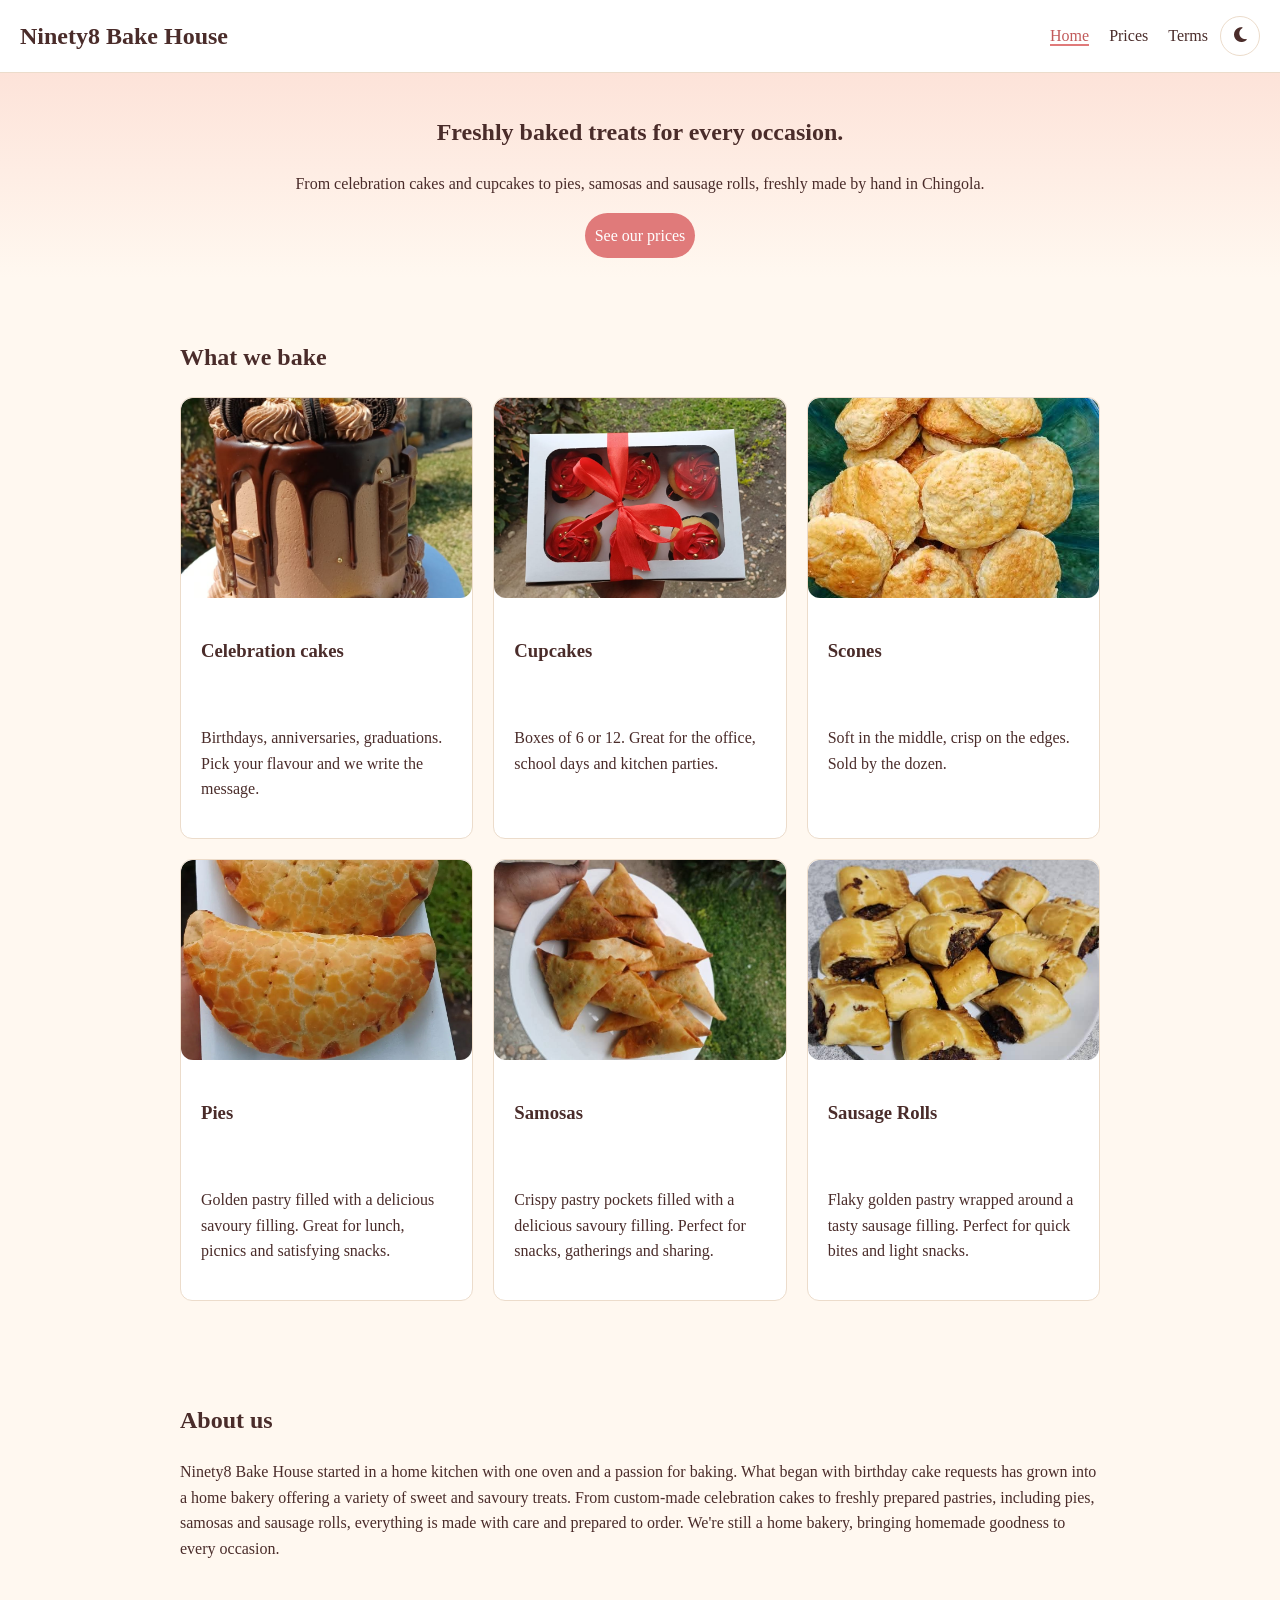
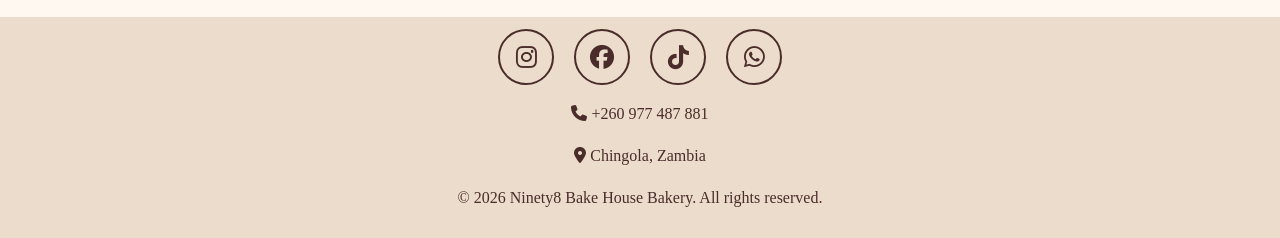
<file: index.html>
<!DOCTYPE html>
<!-- ^ Tells the browser: "this is a modern HTML page". Always the first line. -->

<!-- <html> wraps EVERYTHING. lang="en" tells screen readers and Google the page is in English. -->
<html lang="en">

<!-- <head> = information ABOUT the page. Nothing in here shows on the page itself. -->
<head>
  <!-- Lets the page show any character: K, é, emojis. -->
  <meta charset="UTF-8">
  <!-- Makes the page fit phone screens instead of showing a tiny desktop page. -->
  <meta name="viewport" content="width=device-width, initial-scale=1.0">
  <!-- The text on the browser tab, and the blue link text on Google. -->
  <title>Ninety8 Bake House Bakery | Cakes and treats in Chingola</title>
  <!-- The grey text under the link on Google. -->
  <meta name="description" content="Birthday cakes, cupcakes and Scones, baked by hand in Chingola.">
  <link rel="stylesheet" href="styles.css">
  <link rel="stylesheet" href="https://cdnjs.cloudflare.com/ajax/libs/font-awesome/6.7.2/css/all.min.css">
</head>

<!-- <body> = everything the visitor actually sees. -->
<body>

  <!-- <header> = the strip at the top: logo and menu. It repeats on every page. -->
  <header class="site-header">
    <a href="index.html" class="logo">Ninety8 Bake House</a>
    <!-- <nav> = a group of links that move you around the site. -->
    <nav>
      <a href="index.html" class="active">Home</a>
      <a href="prices.html">Prices</a>
      <a href="terms.html">Terms</a>
    </nav>

    <button id="theme-toggle" class="theme-toggle" aria-label="Switch to dark mode">
    <i class="fa-solid fa-moon"></i>
</button>
    
  </header>

  <!-- <main> = the content that is unique to THIS page. Only one per page. -->
  <main>

    <!-- <section> = a chunk of the page about one topic. -->
    <section class="hero">
      <!-- <h1> = the main heading. ONE per page. Google reads it to know what the page is about. -->
      <h1>Freshly baked treats for every occasion.</h1>
      <!-- <p> = a paragraph. -->
      <p>From celebration cakes and cupcakes to pies, samosas and sausage rolls, freshly made by hand in Chingola.</p>
      <!-- <a> = a link. href = where it goes. -->
      <a href="prices.html" class="button">See our prices</a>
    </section>

    <section class="section">
      <!-- <h2> = a sub-heading. Headings go in order: h1, then h2, then h3. Never skip. -->
      <h2>What we bake</h2>

      <!-- <div> = a box with no meaning of its own. We use it to group things for styling later. -->
      <div class="cards">
        <!-- <article> = a self-contained item. Here: one product. -->
        <article class="card">
          <!-- <img> has no closing tag. src = the file. alt = what the picture shows,
               read aloud to blind visitors and shown if the image fails to load. Never leave it empty. -->
          <img src="images/cake.jpg" alt="A two-layer birthday cake with white icing">
          <h3>Celebration cakes</h3>
          <p>Birthdays, anniversaries, graduations. Pick your flavour and we write the message.</p>
        </article>

        <article class="card">
          <img src="images/cupcakes.jpg" alt="A box of cupcakes with swirled icing">
          <h3>Cupcakes</h3>
          <p>Boxes of 6 or 12. Great for the office, school days and kitchen parties.</p>
        </article>

        <article class="card">
          <img src="images/scones.jpg" alt="A plate of golden chocolate chip Scones">
          <h3>Scones</h3>
          <p>Soft in the middle, crisp on the edges. Sold by the dozen.</p>
        </article>

         <article class="card">
          <!-- <img> has no closing tag. src = the file. alt = what the picture shows,
               read aloud to blind visitors and shown if the image fails to load. Never leave it empty. -->
          <img src="images/pie.jpg" alt="A box of Golden homemade meat pies with flaky pastry and savoury filling">
          <h3>Pies</h3>
          <p>Golden pastry filled with a delicious savoury filling. Great for lunch, picnics and satisfying snacks.</p>
        </article>
        
         <article class="card">
          <!-- <img> has no closing tag. src = the file. alt = what the picture shows,
               read aloud to blind visitors and shown if the image fails to load. Never leave it empty. -->
          <img src="images/samosas.jpg" alt="Freshly fried golden samosas with a crispy pastry shell">
          <h3>Samosas</h3>
          <p>Crispy pastry pockets filled with a delicious savoury filling. Perfect for snacks, gatherings and sharing.</p>
        </article>
        
         <article class="card">
          <!-- <img> has no closing tag. src = the file. alt = what the picture shows,
               read aloud to blind visitors and shown if the image fails to load. Never leave it empty. -->
          <img src="images/sausage rolls.jpg" alt="Golden homemade sausage rolls with a savoury filling, freshly baked and served on a plate">
          <h3>Sausage Rolls</h3>
          <p>Flaky golden pastry wrapped around a tasty sausage filling. Perfect for quick bites and light snacks.</p>
        </article>


      </div>
    </section>

    <section class="section">
      <h2>About us</h2>
      <p>
        Ninety8 Bake House started in a home kitchen with one oven and a passion for baking. What began with birthday cake requests has grown into a home bakery offering a variety of sweet and savoury treats.

        From custom-made celebration cakes to freshly prepared pastries, including pies, samosas and sausage rolls, everything is made with care and prepared to order.

       We're still a home bakery, bringing homemade goodness to every occasion.
      </p>
    </section>

  </main>

   
  <!-- <footer> = the strip at the bottom. Also repeats on every page. -->
  <footer class="site-footer">
    <!-- &copy; is a "character code". It shows as the © symbol. -->
    <!-- <span> = like a <div> but it sits INSIDE a line of text. We will use this one in Stage 5. -->

        <section>
      <!--social media links-->
      <div class="social-links" >
        <a href="https://instagram.com/98bake_house"
           target="_blank"
           aria-label="instagram">
          <i class="fa-brands fa-instagram"></i>
        </a>
         <a href="https://www.facebook.com/share/1FQyY4DqXN/"
                target="_blank"
               rel="noopener noreferrer"
               aria-label="Facebook">
              <i class="fa-brands fa-facebook"></i>
          </a>
        <a href="https://tiktok.com/@98_bakehouse"
           target="_blank"
           aria-label="tiktok">
          <i class="fa-brands fa-tiktok"></i>
           </a>
          <a href="https://wa.me/260964182847"
           target="_blank"
           aria-label="WhatsApp">
          <i class="fa-brands fa-whatsapp"></i>
        </a>

      </div>
     </section>
          <p>
        <i class="fa-solid fa-phone"></i>
        +260 977 487 881
       </p>

      <p>
        <i class="fa-solid fa-location-dot"></i>
        Chingola, Zambia
      </p>
     
     <p>&copy; <span id="year">2026</span> Ninety8 Bake House Bakery. All rights reserved.</p>
    <!-- wa.me links open a WhatsApp chat with that number. Number = country code, no + and no spaces. -->
   
  </footer>
<script src="script.js"></script>
</body>

</html>
</file>
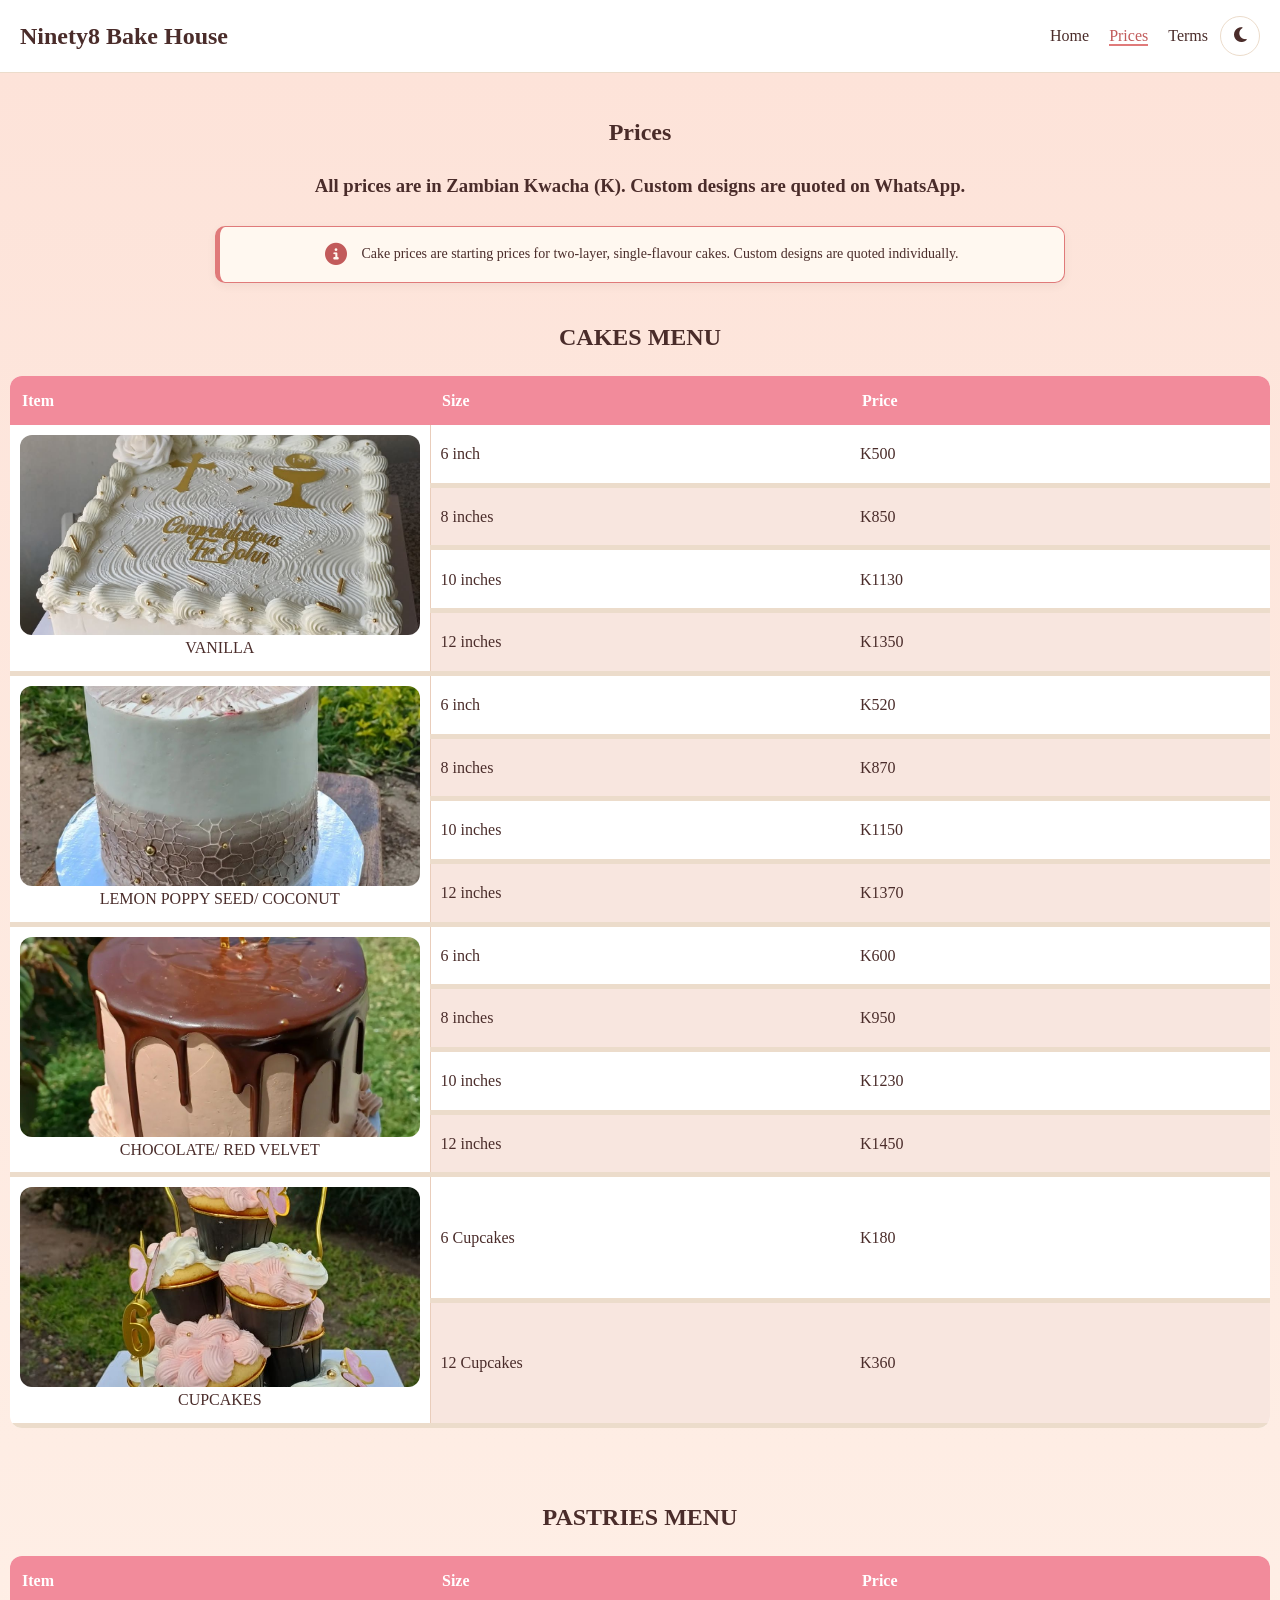
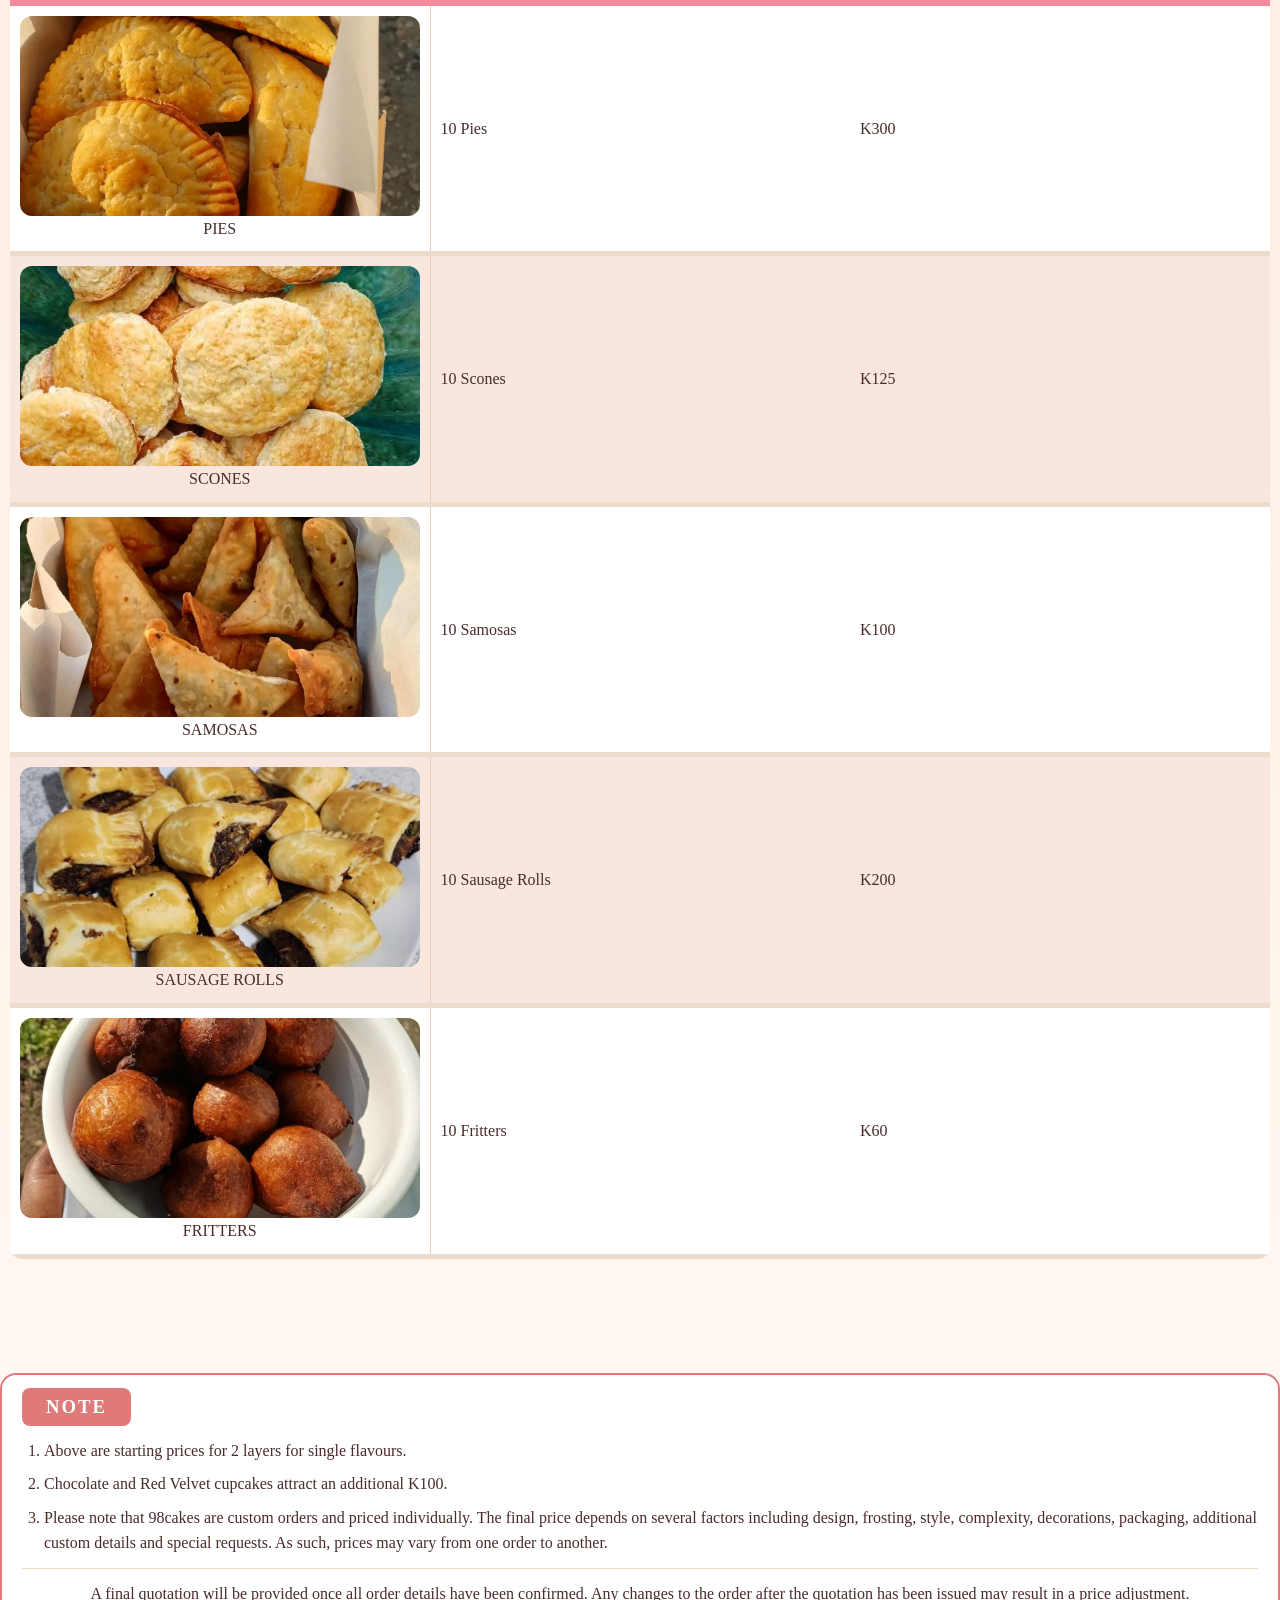
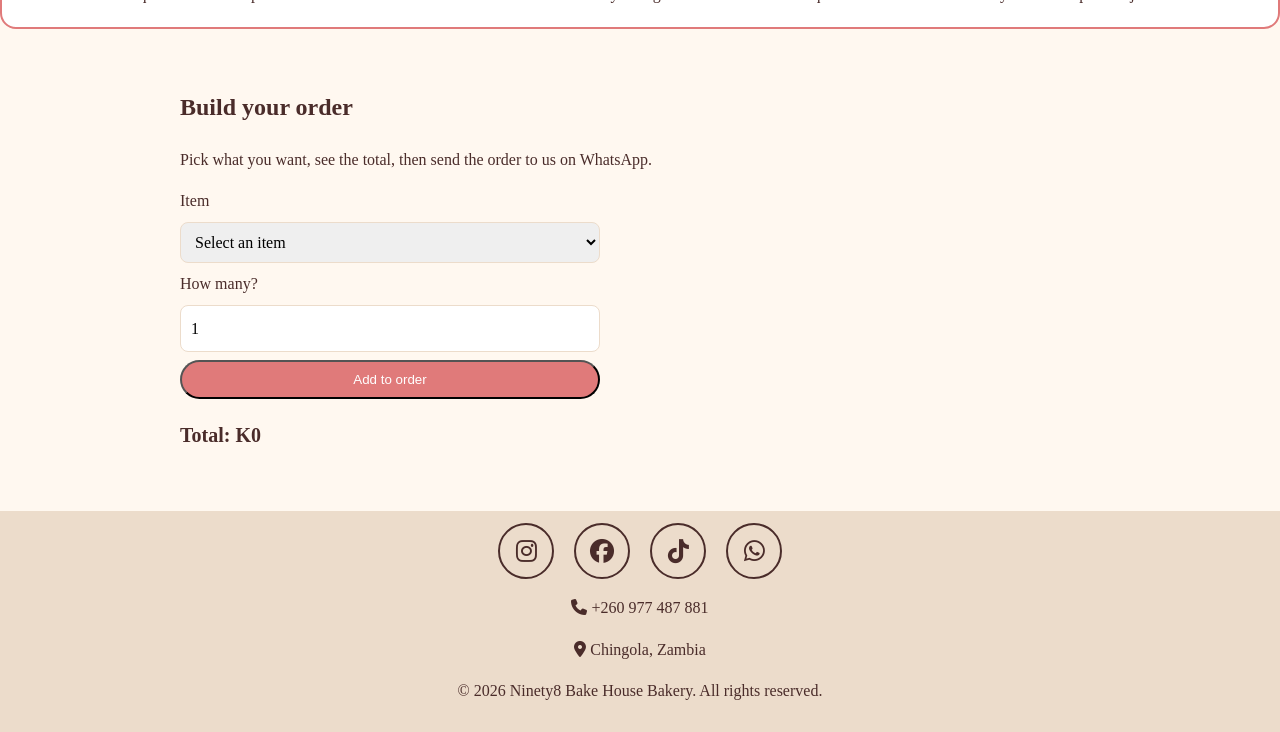
<file: prices.html>
<!DOCTYPE html>
<html lang="en">
<head>
  <meta charset="UTF-8">
  <meta name="viewport" content="width=device-width, initial-scale=1.0">
  <title>Prices | Ninety8 Bake House Bakery</title>
  <meta name="description" content="Prices for cakes, cupcakes, Scones and party packages.">
  <link rel="stylesheet" href="styles.css">
   <link rel="stylesheet" href="https://cdnjs.cloudflare.com/ajax/libs/font-awesome/6.7.2/css/all.min.css">
</head>
<body>

  <header class="site-header">
    <a href="index.html" class="logo">Ninety8 Bake House</a>
    <nav>
      <a href="index.html">Home</a>
      <a href="prices.html" class="active" >Prices</a>
      <a href="terms.html">Terms</a>
    </nav>

    <button id="theme-toggle" class="theme-toggle" aria-label="Switch to dark mode">
    <i class="fa-solid fa-moon"></i>
</button>
  </header>

  <main>
    <section class="hero">
      <h1>Prices</h1>
      <h3>All prices are in Zambian Kwacha (K). Custom designs are quoted on WhatsApp.</h3>
      <div class="price-notice">
  <i class="fa-solid fa-circle-info"></i>
  <p>
    Cake prices are starting prices for two-layer, single-flavour cakes.
    Custom designs are quoted individually.
  </p>
</div>

      <!-- A <table> is for data that has rows and columns, like a price list.
           <thead> = the heading row.  <tbody> = the data rows.
           <tr> = table row.  <th> = heading cell.  <td> = normal cell. -->
          <h2>CAKES MENU</h2>
            
      <table class="price-table" >
        <thead>
          <tr>
            <th>Item</th>
            <th>Size</th>
            <th>Price</th>
          </tr>
        </thead>
        
        <tbody>
          <tr>
            <td rowspan="4" class="flavor"><img src="images/Vanilla.jpg" alt="vanilla">VANILLA</td>
            <td>6 inch</td>
            <td>K500</td>
          </tr>
          <tr>  
            <td>8 inches</td>
            <td>K850</td>
          </tr>
           <tr>  
            <td>10 inches</td>
            <td>K1130</td>
          </tr> 
          <tr>  
            <td>12 inches</td>
            <td>K1350</td>
          </tr>
          
           <tr>
            <td rowspan="4"  class="flavor"><img src="images/Coconut.jpg" alt="coconut">LEMON POPPY SEED/ COCONUT</td>
            <td>6 inch</td>
            <td>K520</td>
          </tr>
          <tr>  
            <td>8 inches</td>
            <td>K870</td>
          </tr>
           <tr>  
            <td>10 inches</td>
            <td>K1150</td>
          </tr> 
          <tr>  
            <td>12 inches</td>
            <td>K1370</td>
          </tr>
          
           <tr>
            <td rowspan="4"  class="flavor"> <img src="images/Chocolate.jpg" alt="chocolate">CHOCOLATE/ RED VELVET</td>
            <td>6 inch</td>
            <td>K600</td>
          </tr>
          <tr>  
            <td>8 inches</td>
            <td>K950</td>
          </tr>
           <tr>  
            <td>10 inches</td>
            <td>K1230</td>
          </tr> 
          <tr>  
            <td>12 inches</td>
            <td>K1450</td>
          </tr>
           <tr>
            <td rowspan="2"  class="flavor"><img src="images/cupcakes2.jpg" alt="cupcakes"> CUPCAKES</td>
            <td>6 Cupcakes</td>
            <td>K180</td>
          </tr>
          <tr>
            <td>12 Cupcakes</td>
            <td>K360</td>
          </tr>
          </tbody>
      </table>
      <h2>PASTRIES MENU</h2>

      <table class="price-table">
        <thead>
           <tr>
            <th>Item</th>
            <th>Size</th>
            <th>Price</th>
          </tr>
        </thead>

        <tbody>
          <tr>
            <td class="flavor"><img src="images/pie 2.jpg" alt="Pies"> PIES</td>
            <td>10 Pies</td>
            <td>K300</td>
          </tr>
             <tr>
            <td class="flavor"><img src="images/scones.jpg" alt="Scones"> SCONES</td>
            <td>10 Scones</td>
            <td>K125</td>
          </tr>
             <tr>
            <td class="flavor"><img src="images/samosas 2.jpg" alt="Samosas"> SAMOSAS</td>
            <td>10 Samosas</td>
            <td>K100</td>
          </tr>
             <tr>
            <td class="flavor"><img src="images/sausage rolls.jpg" alt="Sausage Rolls"> SAUSAGE ROLLS</td>
            <td>10 Sausage Rolls</td>
            <td>K200</td>
          </tr>
            <tr>
            <td class="flavor"><img src="images/fritters.jpg" alt="Fritters"> FRITTERS</td>
            <td>10 Fritters</td>
            <td>K60</td>
          </tr>
        </tbody>
      </table>
    </section>
       
    
    <div class="note">
          <h3 class="note-title">Note</h3>
           <ol>
              <li>Above are starting prices for 2 layers for single flavours.</li>
              <li>Chocolate and Red Velvet cupcakes attract an additional K100.</li>
              <li>Please note that 98cakes are custom orders and priced individually. The final price depends on several factors including design, frosting, style, complexity, decorations, packaging, additional custom details and special requests. As such, prices may vary from one order to another.</li>
           </ol>
          <p class="note-footer">A final quotation will be provided once all order details have been confirmed. Any changes to the order after the quotation has been issued may result in a price adjustment.</p>
     </div>

      <section class="section" id="order">
      <h2>Build your order</h2>
      <p>Pick what you want, see the total, then send the order to us on WhatsApp.</p>

      <!-- id="order-form" is how script.js finds this form. -->
     <form id="order-form" class="order-form">

  <label for="item">Item</label>
  <select id="item" required>
    <option value="" selected disabled>Select an item</option>
    <option value="vanilla">Vanilla cake</option>
    <option value="lemon">Lemon Poppy Seed cake</option>
    <option value="coconut">Coconut cake</option>
    <option value="chocolate">Chocolate cake</option>
    <option value="red-velvet">Red Velvet cake</option>

    <option value="cupcakes-6">Cupcakes — box of 6</option>
    <option value="cupcakes-12">Cupcakes — box of 12</option>

    <option value="pies">Pies — 10 pieces</option>
    <option value="scones">Scones — 10 pieces</option>
    <option value="samosas">Samosas — 10 pieces</option>
    <option value="sausage-rolls">Sausage Rolls — 10 pieces</option>
    <option value="fritters">Fritters — 10 pieces</option>
  </select>

  <div id="cake-size-container" hidden>
    <label for="cake-size">Choose cake size</label>
    <select id="cake-size">
      <option value="6">6 inches</option>
      <option value="8">8 inches</option>
      <option value="10">10 inches</option>
      <option value="12">12 inches</option>
    </select>
  </div>

  <label for="quantity">How many?</label>
  <input type="number" id="quantity" value="1" min="1" max="20" required>

  <button type="submit" class="button">Add to order</button>

</form>
      <!-- Empty for now. JavaScript fills these in. -->
      <ul id="order-list" class="order-list"></ul>
      <p class="order-total">Total: K<span id="order-total">0</span></p>
      <!-- "hidden" = not shown until JavaScript removes it. -->
      <a id="whatsapp-order" class="button" href="#" hidden>Send this order on WhatsApp</a>
    </section>

  </main>
<footer class="site-footer">
           <section>
      <!--social media links-->
      <div class="social-links" >
        <a href="https://instagram.com/98bake_house"
           target="_blank"
           aria-label="instagram">
          <i class="fa-brands fa-instagram"></i>
        </a>
         <a href="https://www.facebook.com/share/1FQyY4DqXN/"
                target="_blank"
               rel="noopener noreferrer"
               aria-label="Facebook">
              <i class="fa-brands fa-facebook"></i>
          </a>
        <a href="https://tiktok.com/@98_bakehouse"
           target="_blank"
           aria-label="tiktok">
          <i class="fa-brands fa-tiktok"></i>
           </a>
          <a href="https://wa.me/260964182847"
           target="_blank"
           aria-label="WhatsApp">
          <i class="fa-brands fa-whatsapp"></i>
        </a>

      </div>
     </section>
          <p>
        <i class="fa-solid fa-phone"></i>
        +260 977 487 881
       </p>

      <p>
        <i class="fa-solid fa-location-dot"></i>
        Chingola, Zambia
      </p>
     
     <p>&copy; <span id="year">2026</span> Ninety8 Bake House Bakery. All rights reserved.</p>
   
</footer>
<script src="script.js"></script>
</body>

</html>
</file>
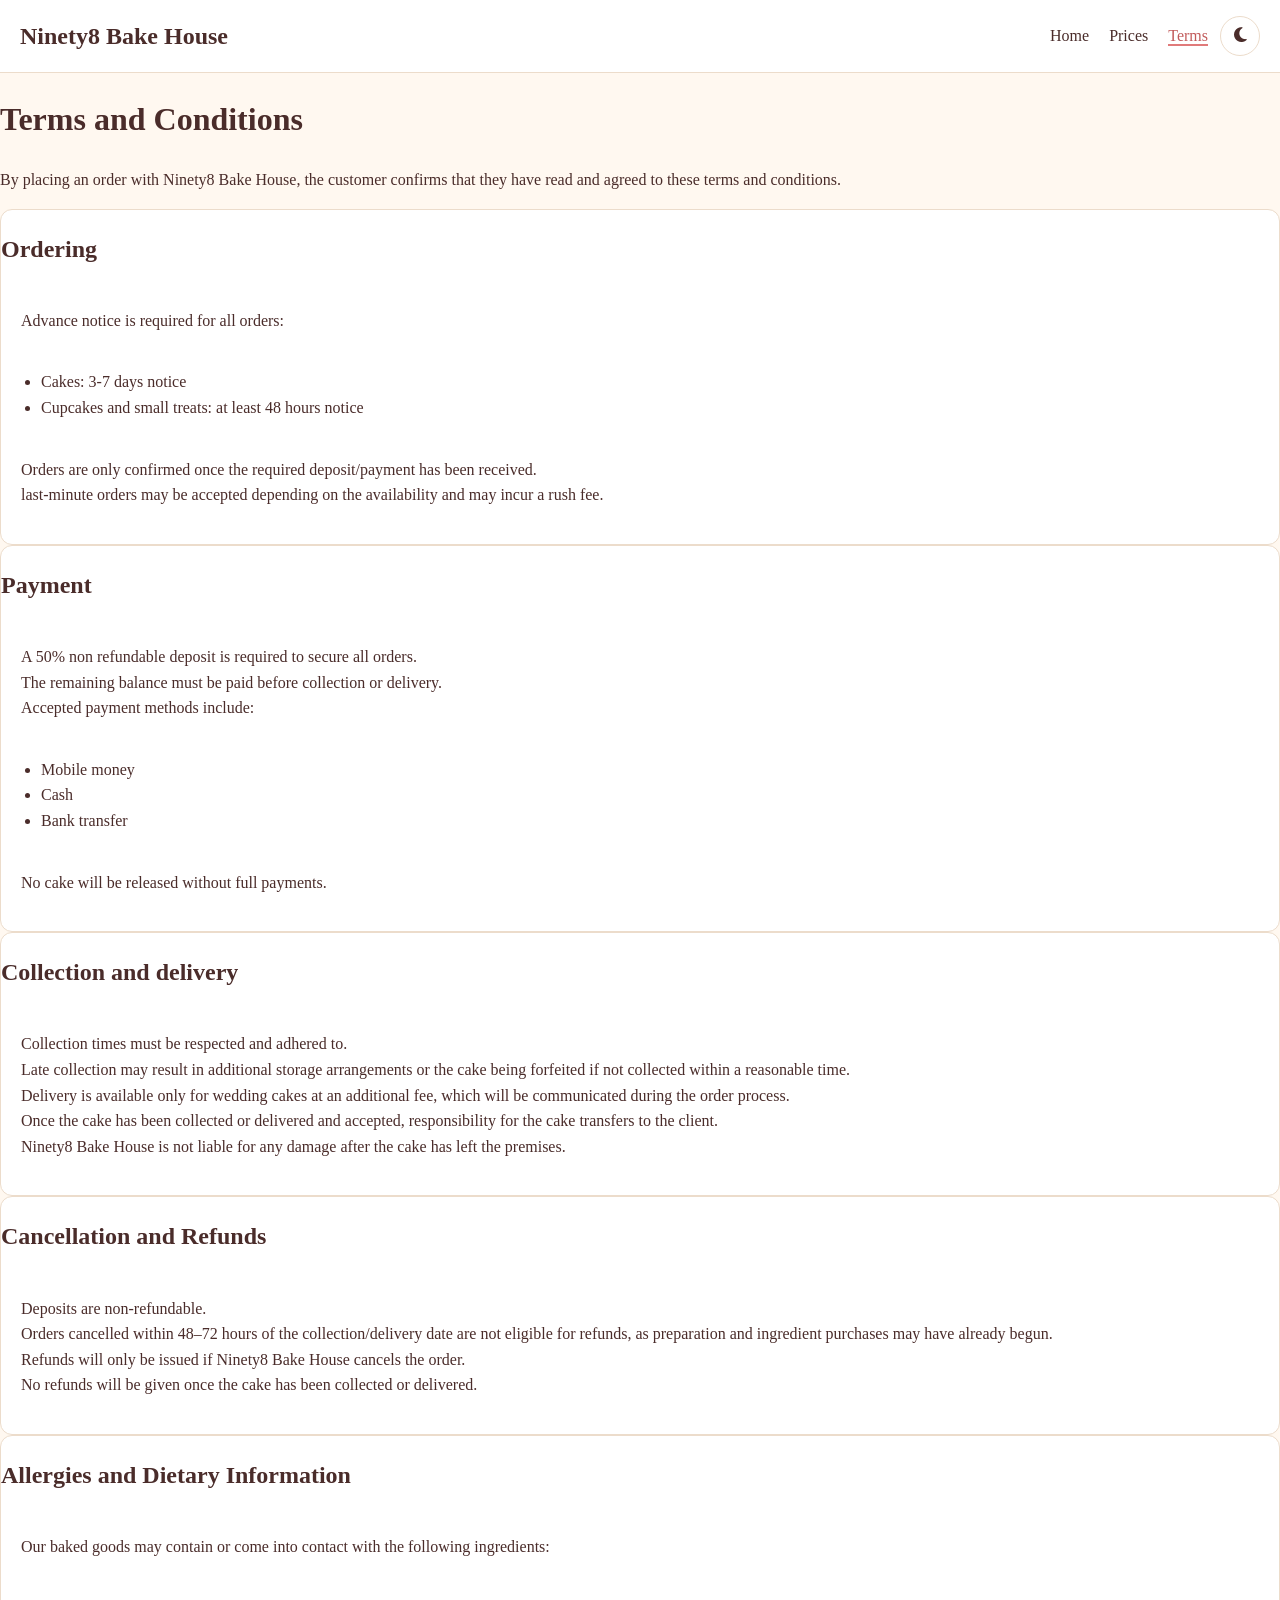
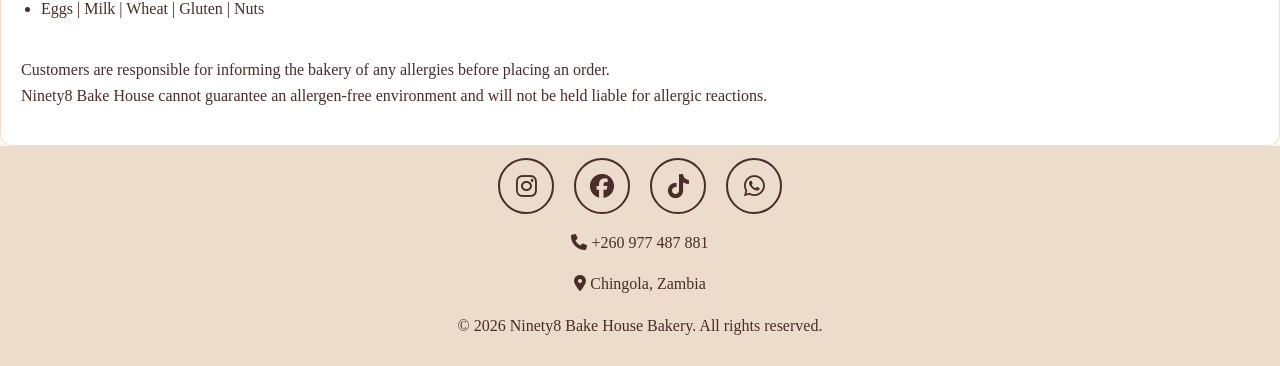
<file: terms.html>
<!DOCTYPE html>
<html lang="en">
<head>
  <meta charset="UTF-8">
  <meta name="viewport" content="width=device-width, initial-scale=1.0">
  <title>Terms | Ninety8 Bake House Bakery</title>
  <meta name="description" content="Ordering, payment, refund and allergy terms for Ninety8 Bake House in Chingola.">
  <link rel="stylesheet" href="styles.css">
   <link rel="stylesheet" href="https://cdnjs.cloudflare.com/ajax/libs/font-awesome/6.7.2/css/all.min.css">
</head>
<body>

  <header class="site-header">
    <a href="index.html" class="logo">Ninety8 Bake House</a>
    <nav>
      <a href="index.html">Home</a>
      <a href="prices.html">Prices</a>
      <a href="terms.html" class="active">Terms</a>
    </nav>

    <button id="theme-toggle" class="theme-toggle" aria-label="Switch to dark mode">
    <i class="fa-solid fa-moon"></i>
</button>
  </header>

  <main>
      <h1>Terms and Conditions</h1>
      <p>By placing an order with Ninety8 Bake House, the customer confirms that they have read and agreed to these terms and conditions.</p>      
      
      <article class="card">
       <h2>Ordering</h2>
       <p>Advance notice is required for all orders:</p>
       <ul>
        <li>Cakes: 3-7 days notice</li>
        <li>Cupcakes and small treats: at least 48 hours notice</li>
       </ul>
       <p>Orders are only confirmed once the required deposit/payment has been received. <br>last-minute orders may be accepted depending on the availability and may incur a rush fee.</p>
      </article>

      <article class="card">
        <h2>Payment</h2>
        <p>A 50% non refundable deposit is required to secure all orders. <br> The remaining balance must be paid before collection or delivery. <br> Accepted payment methods include: </p>
        <ul>
            <li>Mobile money</li>
            <li>Cash</li>
            <li>Bank transfer</li>
        </ul>
        <p>No cake will be released without full payments.</p>
      </article>
      <article class="card">
        <h2>Collection and delivery</h2>
        <p>Collection times must be respected and adhered to. <br> Late collection may result in additional storage arrangements or the cake being forfeited if not collected within a reasonable time. <br> Delivery is available only for wedding cakes at an additional fee, which will be communicated during the order process. <br> Once the cake has been collected or delivered and accepted, responsibility for the cake transfers to the client. <br> Ninety8 Bake House is not liable for any damage after the cake has left the premises.</p>
      </article>
       <article class="card">
        <h2>Cancellation and Refunds</h2>
        <p>Deposits are non-refundable. <br> Orders cancelled within 48–72 hours of the collection/delivery date are not eligible for refunds, as preparation and ingredient purchases may have already begun. <br> Refunds will only be issued if Ninety8 Bake House cancels the order. <br> No refunds will be given once the cake has been collected or delivered.</p>
      </article> 
      <article class="card">
        <h2>Allergies and Dietary Information</h2>
        <p>Our baked goods may contain or come into contact with the following ingredients:</p> 
        <ul><li>Eggs | Milk | Wheat | Gluten | Nuts</li></ul> 

        <p> Customers are responsible for informing the bakery of any allergies before placing an order. <br> Ninety8 Bake House cannot guarantee an allergen-free environment and will not be held liable for allergic reactions.</p>
      </article>
    
  </main>

<footer  class="site-footer">
     <section>
      <!--social media links-->
      <div class="social-links" >
        <a href="https://instagram.com/98bake_house"
           target="_blank"
           aria-label="instagram">
          <i class="fa-brands fa-instagram"></i>
        </a>
         <a href="https://www.facebook.com/share/1FQyY4DqXN/"
                target="_blank"
               rel="noopener noreferrer"
               aria-label="Facebook">
              <i class="fa-brands fa-facebook"></i>
          </a>
        <a href="https://tiktok.com/@98_bakehouse"
           target="_blank"
           aria-label="tiktok">
          <i class="fa-brands fa-tiktok"></i>
           </a>
          <a href="https://wa.me/260964182847"
           target="_blank"
           aria-label="WhatsApp">
          <i class="fa-brands fa-whatsapp"></i>
        </a>

      </div>
     </section>
          <p>
        <i class="fa-solid fa-phone"></i>
        +260 977 487 881
       </p>

      <p>
        <i class="fa-solid fa-location-dot"></i>
        Chingola, Zambia
      </p>
     
     <p>&copy; <span id="year">2026</span> Ninety8 Bake House Bakery. All rights reserved.</p>
</footer>
<script src="script.js"></script>
</body>

</html>
</file>
<file: styles.css>
/* ==========================================================
   Ninety8 Bake House styles
   How CSS works:   selector { property: value; }
     body         -> every <body> tag
     .card        -> every tag with class="card"
     nav a        -> every <a> that is INSIDE a <nav>
     nav a:hover  -> that <a>, but only while the mouse is over it
   ========================================================== */


/* ============ 1. Colours and fonts (DONE, read it) ============ */
/* These are VARIABLES. Change a colour here once, it changes everywhere.
   Use one like this:  color: var(--brown);
   Pick colours that match her brand. Try https://coolors.co for ideas. */
:root {
  --cream: #fff8f0;
  --brown: #4a2c2a;
  --pink: #e07a7a;
  --pink-dark: #c25b5b;
  --line: #ecdccb;
  --white: #ffffff;
  --pink-light: #f28b9b;
  --blush: #f8e6df;
}

/* Makes width and padding behave the way you expect. Just keep it. */
* {
  box-sizing: border-box;
}

body {
  margin: 0;
  font-family: Georgia, "Times New Roman", serif;
  background: var(--cream);
  color: var(--brown);
  line-height: 1.6;
}

a {
  color: var(--pink-dark);
}

/* Images never get wider than the box they are in. Important on phones. */
img {
  max-width: 100%;
  display: block;
}


/* ============ 2. Header and navigation (DONE, read it) ============ */
/* display: flex puts the children (logo and nav) side by side.
   justify-content: space-between pushes them to opposite ends.
   flex-wrap: wrap lets them go onto two lines on a small phone. */
.site-header {
  display: flex;
  flex-wrap: wrap;
  justify-content: space-between;
  align-items: center;
  gap: 12px;
  padding: 16px 20px;
  background: var(--white);
  border-bottom: 1px solid var(--line);
}

.logo {
  font-size: 1.5rem;
  font-weight: bold;
  text-decoration: none;
  color: var(--brown);
}

nav a {
  margin-left: 16px;
  text-decoration: none;
  color: var(--brown);
}

nav a:first-child {
  margin-left: 0;
}

/* .active is the page you are on right now. */
nav a:hover,
nav a.active {
  color: var(--pink-dark);
  border-bottom: 2px solid var(--pink);
}


/* ============ 3. Sections, hero and button (TODO) ============ */

/* TODO 3a: .section
   Keep content from stretching too wide on big screens, and centre it.
   Hints: max-width: 960px;  margin: 0 auto;  padding: 40px 20px;  */
   .section {
      max-width: 960px;
      margin: 0 auto;
      padding: 40px 20px;
      
   }


/* TODO 3b: .hero  (the big welcome block on the home page)
   Centre the text, give it lots of space (padding), and a soft background.
   Hint for a fade:  background: linear-gradient(180deg, #fde3d9, var(--cream)); */
   .hero {
      text-align: center;
      padding: 20px 10px;
      background: linear-gradient(180deg, #fde3d9, var(--cream));

   }


/* TODO 3c: .button  (makes a link look like a button)
   Hints: display: inline-block;  padding;  background: var(--pink);
          color: white;  border-radius: 999px (fully round ends);
          text-decoration: none (removes the underline).
   Then add .button:hover with a darker background. */
   .button {
      display: inline-block ;
      padding: 10px;
      background: var(--pink);
      color: var(--white);
      border-radius: 999px ;
      text-decoration: none;
      transition: 0.2s;
   }
   
   .button:hover {
      background: var(--pink-dark);
      color: var(--white);
   }
   


/* ============ 4. Cards (TODO) ============ */

/* TODO 4a: .cards  (the box that holds the 3 products, or the 2 packages)
   On phones: one card per row.
   Hints: display: grid;  grid-template-columns: 1fr;  gap: 20px;  */
   .cards {
      display: grid;
      grid-template-columns:1fr;
      gap: 20px;
   }


/* TODO 4b: .card
   A white box with a thin border and rounded corners.
   Hints: background, border: 1px solid var(--line), border-radius: 12px,
          overflow: hidden (so the image does not poke out of the round corners). */

.card {
   background: var(--white);
   border: 1px solid var(--line);
   border-radius: 12px;
   overflow: hidden;

}

/* TODO 4c: .card img
   Make all 3 photos the same height without squashing them.
   Hints: width: 100%;  height: 200px;  object-fit: cover;
   Try object-fit: fill  to see why "cover" is better. */
.card img {
  width: 100%;
  height: 200px;
  object-fit: cover;
   border-radius: 12px;
}


/* TODO 4d: .card h3, .card p
   The text is touching the card edges. Give it padding on the left and right. */
   .card h3 {
      padding: 20px;

   }
   .card p {
      padding: 20px;
   }


/* TODO 4e: .featured  (the package we want people to pick)
   Make it stand out: a thicker pink border. */
   .featured {
      border: 3px solid var(--pink);
   }

/* TODO 4f: .price  (the big price on a package card)
   Big, bold, pink. */
   .price {
      font-size: 24px;
      font-weight: bold;
      color: var(--pink);
   }
   


/* ============ 5. Price table (TODO) ============ */

/* TODO 5: .price-table
   Hints: width: 100%;  border-collapse: collapse;  (look up what this does)
   Then style .price-table th and .price-table td:
     some padding, text-align: left, a line under each row (border-bottom).
   Make the heading row dark (background: var(--brown)) with white text. */
   .price-table {
      width: 100%;
      border-collapse: collapse;
      border-radius: 12px;
      overflow: hidden;
      background:  #ffffff;
      table-layout: fixed;
     
   }
   .price-table img {
  width: 100%;
  height: 200px;
  object-fit: cover;
   border-radius: 12px;
}


   .price-table th {
      padding: 12px;
      color: var(--white);
      text-align: left;
      background-color: var(--pink-light);
   }

   .price-table td {
      padding: 10px; 
      text-align: left;
      color: var(--brown);
      border-bottom: 5px solid var(--line);
   }

   .price-table tr:nth-child(even) td {
      background-color: var(--blush);
   }

   td.flavor {
  text-align: center;
  vertical-align: middle;
}

td.flavor {
  border-right: 1px solid #e9cdbb;
}

  


/* ============ 6. (Stage 5 will go here) ============ */


/* ============ 7. Footer (TODO) ============ */

/* TODO 7: .site-footer
   Dark background, light text, centred, some padding.
   Footer links are now hard to read: fix .site-footer a too. */
   .site-footer {
      background: var(--line);
      text-align: center;
      padding: 12px;
   }

  
/* ============ 8. Bigger screens (TODO) ============ */
/* We built everything for PHONES first ("mobile first").
   A media query is CSS that only applies when a condition is true.
   This one: only when the screen is at least 700px wide.

   TODO 8: inside the media query below, make .cards show 3 columns
   Hint: grid-template-columns: repeat(3, 1fr);
   Test it: press F12, then click the phone/tablet icon at the top of DevTools,
   and drag the width smaller and bigger. Watch the cards jump. */

@media (min-width: 700px) {
   .cards{
 grid-template-columns: repeat(3, 1fr) ;
   }
}


/* ============ SOCIAL MEDIA LINKS ============ */

.social-links {
    display: flex;
    flex-wrap: nowrap;
    gap: clamp(8px, 3vw, 20px) ;
    align-items: center;
    justify-content: center ;
}

.social-links a {
  width: clamp(36px, 11vw, 56px);
  height: clamp(36px, 11vw, 56px);
  flex: 0 1 auto;

  border: 2px solid var(--brown);
  border-radius: 50%;

  display: flex;
  justify-content: center;
  align-items: center;

  color: var(--brown);
  background: transparent;
  text-decoration: none;
  transition: all 0.3s ease;
  padding: 0;
  margin: 0;
}

.social-links a:hover {
  background: var(--pink);
  border-color: var(--pink);
  color: var(--white);
  transform: translateY(-4px);
}

.social-links i {
  font-size: clamp(16px, 5vw, 24px);
}

.note {
  margin-top: 24px;
  padding: 20px;
  background: #fff;
  border: 2px solid var(--pink);
  border-radius: 16px;
  text-align: left;
}

.note-title {
  display: inline-block;
  margin: -34px 0 12px;
  padding: 4px 24px;
  background: var(--pink);
  color: #fff;
  border-radius: 8px;
  letter-spacing: 2px;
  text-transform: uppercase;
}

.note ol {
  margin: 0 0 12px;
  padding-left: 22px;
}

.note li {
  margin-bottom: 8px;
}

.note-footer {
  margin: 0;
  padding-top: 12px;
  border-top: 1px solid var(--line);
  text-align: center;
}

.order-form {
     display: grid;
     gap: 8px;
     max-width: 420px;
   }

   .order-form select,
   .order-form input {
     padding: 10px;
     font: inherit;
     border: 1px solid var(--line);
     border-radius: 8px;
   }

   .order-total {
     font-size: 1.25rem;
     font-weight: bold;
   }

   [hidden] {
  display: none !important;
}

.price-table {
    margin-bottom: 70px;
}

/* Pricing notice */
.price-notice {
    max-width: 850px;
    margin: 25px auto 35px;
    padding: 16px 22px;

    display: flex;
    align-items: center;
    justify-content: center;
    gap: 14px;

    background: #fff8f0;
    border: 1px solid var(--pink);
    border-left: 5px solid var(--pink);
    border-radius: 10px;

    box-shadow: 0 3px 10px rgba(74, 44, 42, 0.06);
}

.price-notice i {
    color: var(--pink-dark);
    font-size: 22px;
    flex-shrink: 0;
}

.price-notice p {
    margin: 0;
    color: var(--brown);
    font-size: 14px;
    line-height: 1.6;
    text-align: left;
}

@media (max-width: 600px) {
    .price-notice {
        margin: 20px 5px 30px;
        padding: 13px;
        gap: 10px;
    }

    .price-notice p {
        font-size: 13px;
    }
}

/* Smaller images on mobile screens */
@media (max-width: 600px) {
    .price-table img {
        width: 100%;
        height: 120px;
        object-fit: cover;
        border-radius: 10px;
    }
}


/* ==================================================
   DARK / LIGHT MODE
================================================== */

/* Navigation alignment */
.site-header nav {
    margin-left: auto;
}

.theme-toggle {
    background: transparent;
    border: 1px solid var(--line);
    color: var(--brown);
    width: 40px;
    height: 40px;
    border-radius: 50%;
    cursor: pointer;
    font-size: 17px;
    flex-shrink: 0;
    transition: 0.3s ease;
}

.theme-toggle:hover {
    background: var(--pink);
    color: var(--white);
}

/* Dark mode colour palette */
body.dark-mode {
    --cream: #211c1b;
    --brown: #f8eee5;
    --pink: #d87985;
    --pink-dark: #f08b96;
    --pink-light: #a95865;
    --blush: #302625;
    --line: #493936;
    --white: #2c2524;
}

/* Hero section */
body.dark-mode .hero {
    background: linear-gradient(
        180deg,
        #382827,
        var(--cream)
    );
}

/* Price table */
body.dark-mode .price-table {
    background: var(--white);
}

body.dark-mode .price-table tr:nth-child(even) td {
    background: var(--blush);
}

/* Notes and notices */
body.dark-mode .note {
    background: var(--white);
}

body.dark-mode .price-notice {
    background: var(--white);
}

/* Smooth transitions */
body,
.site-header,
.site-footer,
.card,
.hero,
.section,
.price-table,
.note,
.price-notice {
    transition: background-color 0.3s ease,
                color 0.3s ease,
                border-color 0.3s ease;
}

.remove-button {
    margin-left: 16px;
    padding: 6px 12px;
    background-color: #f8d7da;
    color: #a61b29;
    border: 1px solid #f1aeb5;
    border-radius: 6px;
    cursor: pointer;
    transition: background-color 0.3s ease, color 0.3s ease;
}

.remove-button:hover {
    background-color: #dc3545;
    color: #ffffff;
}
</file>
